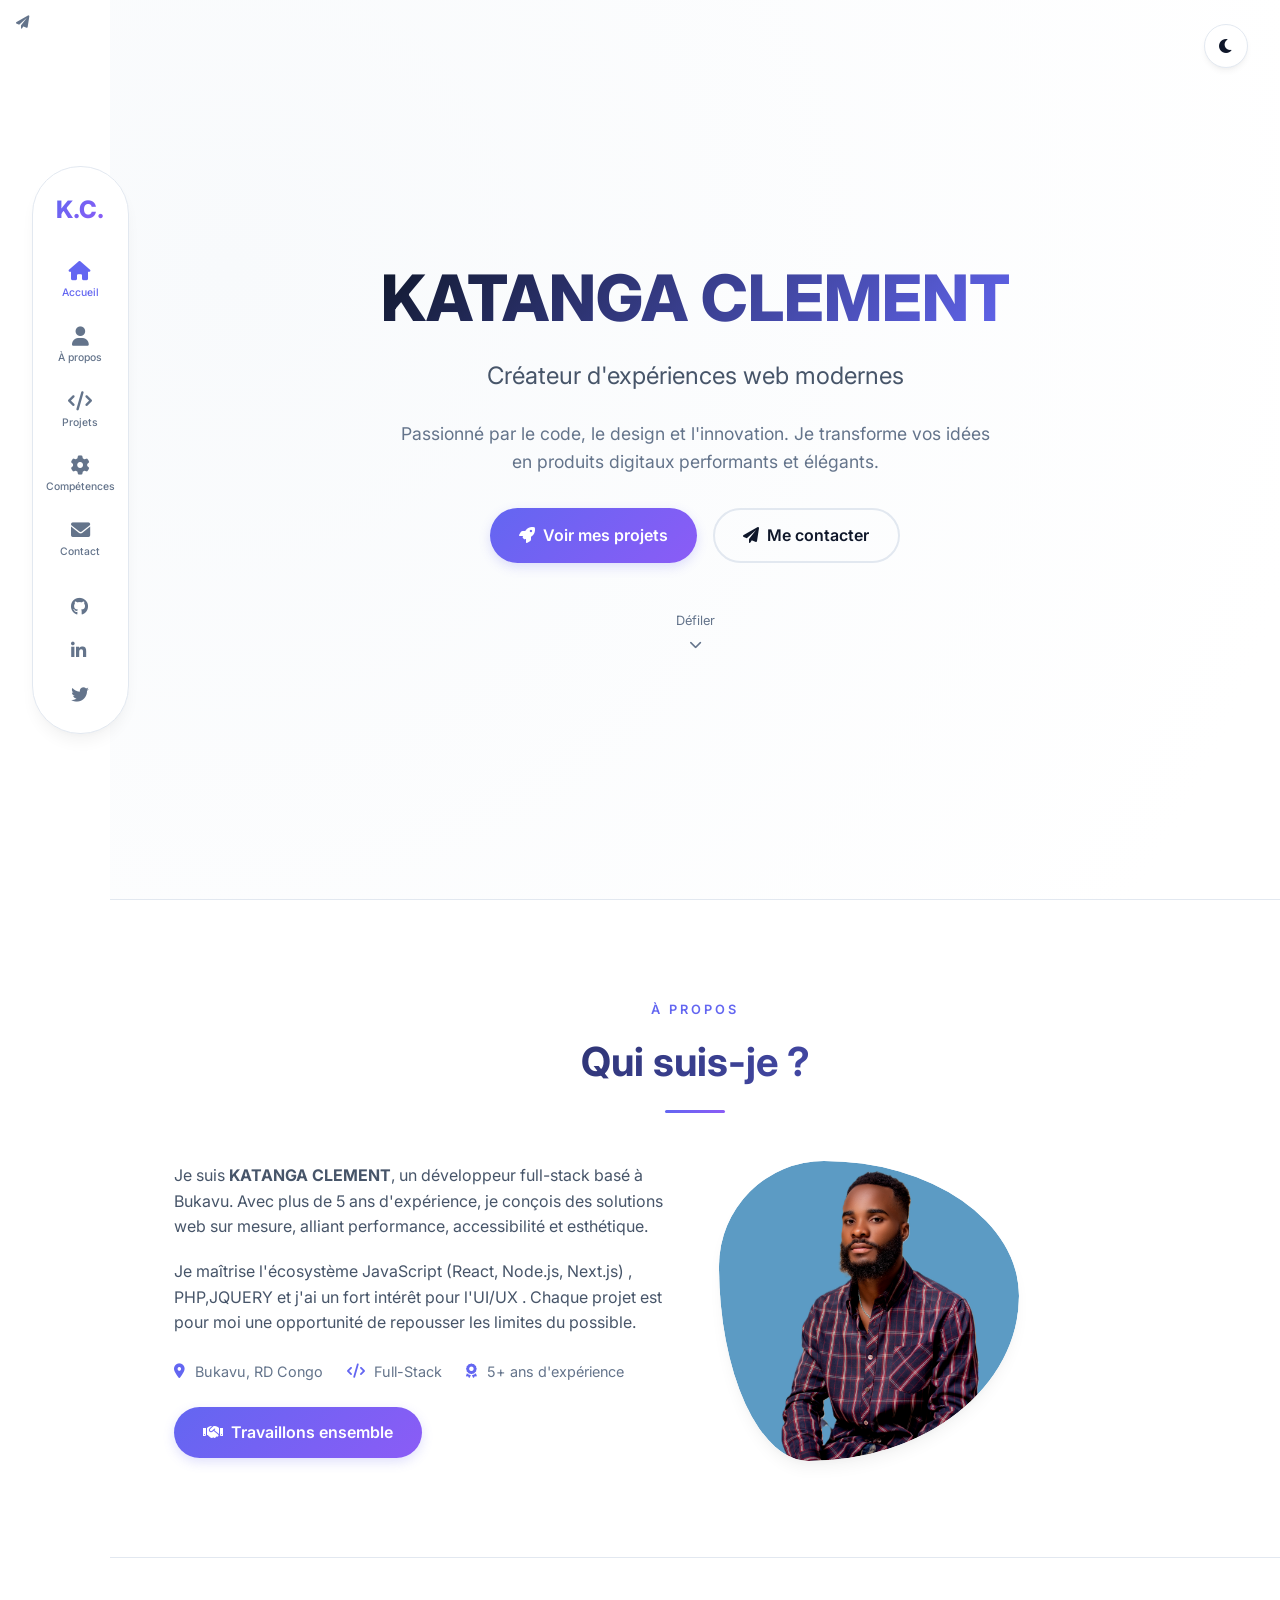
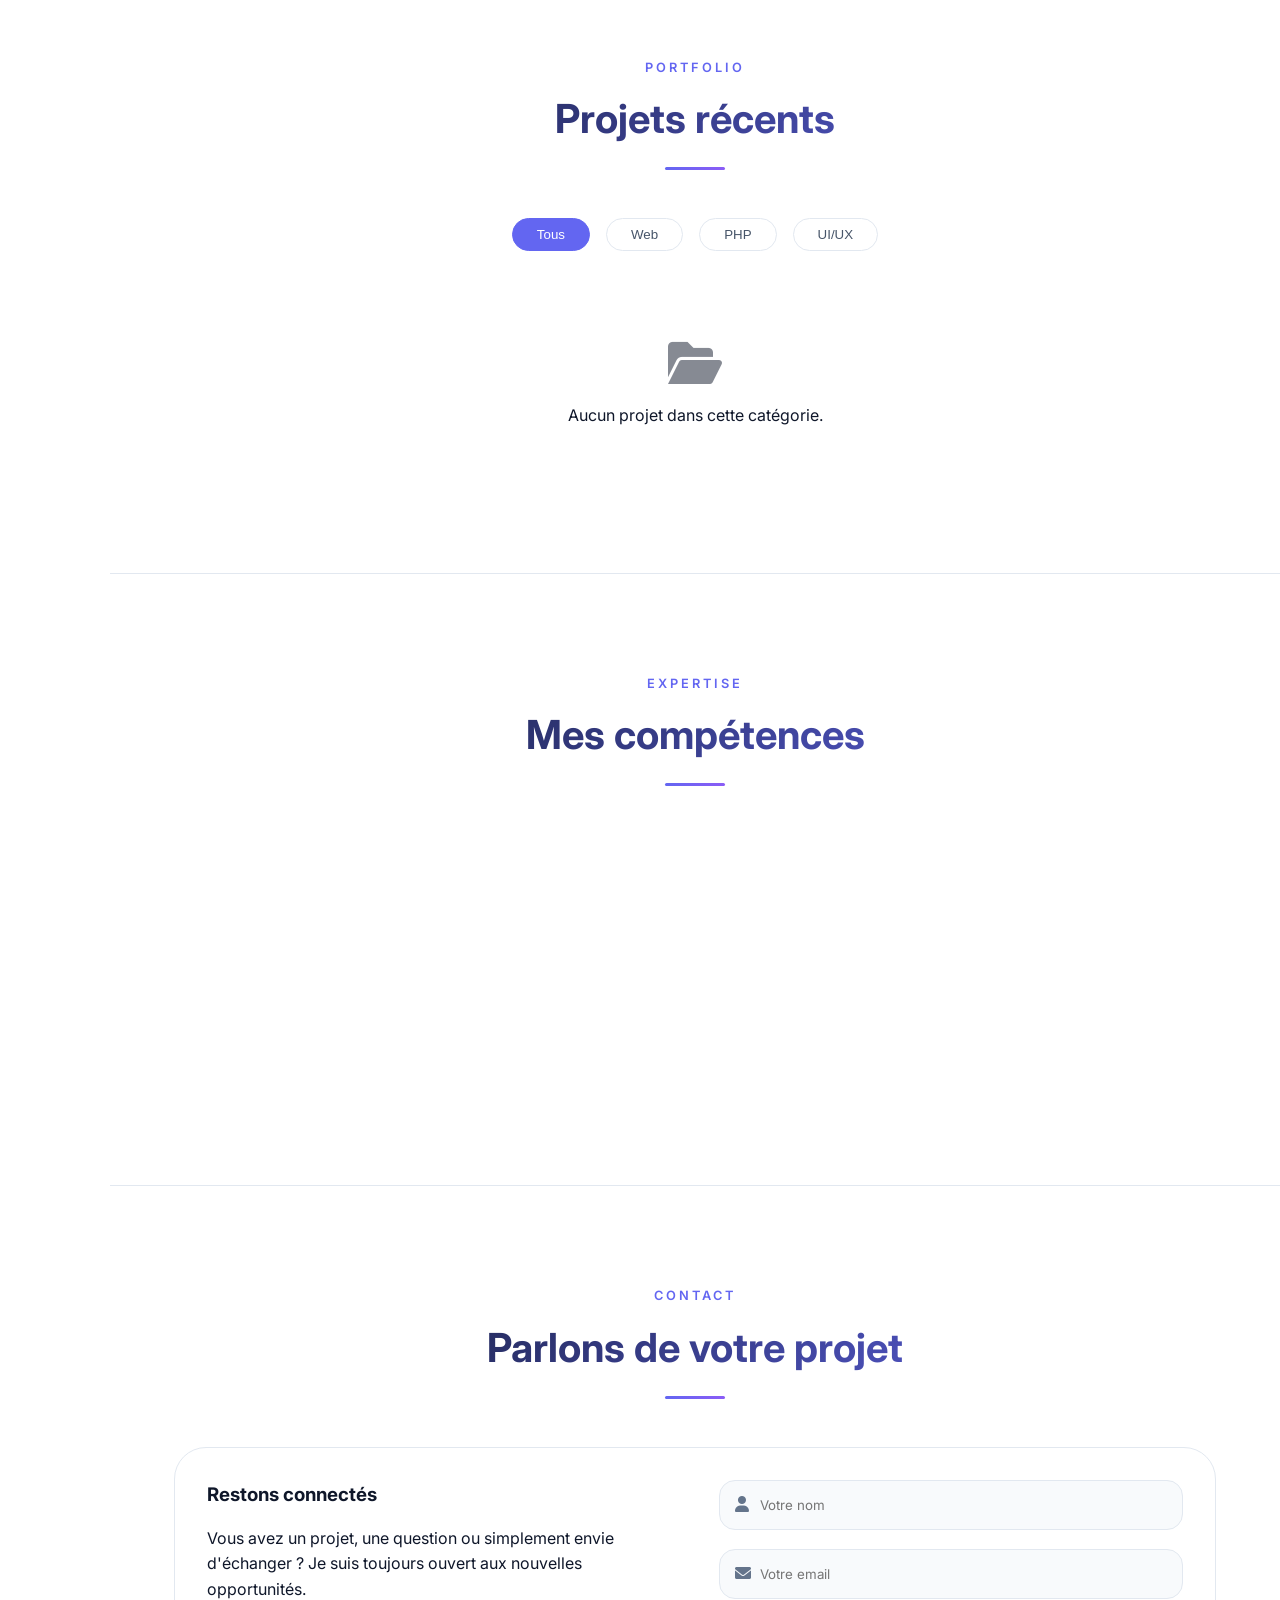
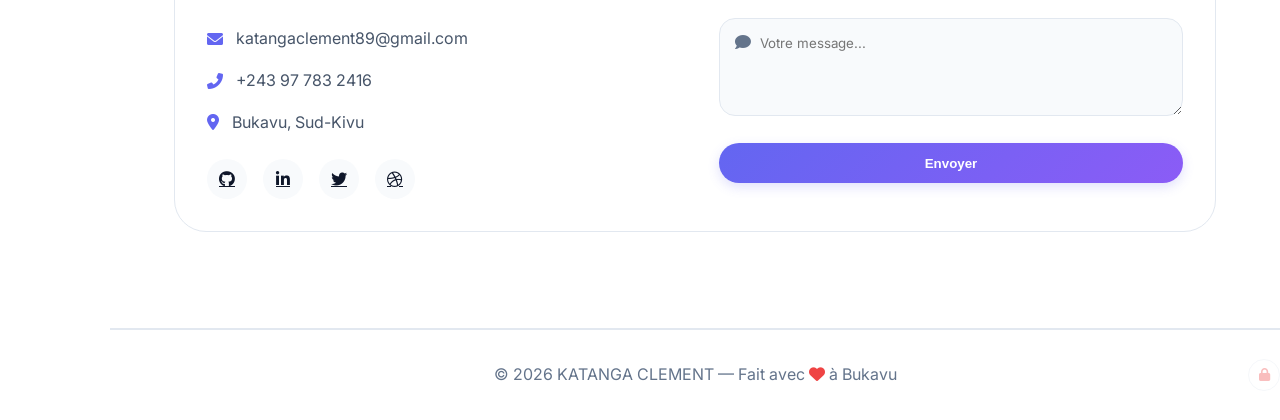
<file: index.html>
<!DOCTYPE html>
<html lang="fr">
<head>
    <meta charset="UTF-8" />
    <meta name="viewport" content="width=device-width, initial-scale=1.0"/>
    <title>KATANGA CLEMENT — Portfolio</title>
    <link href="https://fonts.googleapis.com/css2?family=Inter:opsz,wght@14..32,300;14..32,400;14..32,500;14..32,600;14..32,700&display=swap" rel="stylesheet"/>
    <link rel="stylesheet" href="https://cdnjs.cloudflare.com/ajax/libs/font-awesome/6.0.0-beta3/css/all.min.css"/>
    <link rel="stylesheet" href="style.css"/>
    <style>
        .avatar-img {
            width: 100%;
            height: 100%;
            object-fit: cover;
            border-radius: 35% 65% 70% 30% / 35% 45% 55% 65%;
            animation: morph 10s infinite;
        }
        .project-img {
            width: 100%;
            height: 100%;
            object-fit: cover;
        }
        .project-card .project-image {
            height: 200px;
            background: var(--bg-secondary);
            display: flex;
            align-items: center;
            justify-content: center;
            overflow: hidden;
        }
        .project-card .project-image img {
            width: 100%;
            height: 100%;
            object-fit: cover;
        }
        .project-card .project-image i {
            font-size: 3rem;
            color: var(--text-muted);
            opacity: 0.5;
        }
        .admin-link {
            position: fixed;
            bottom: 20px;
            right: 20px;
            z-index: 999;
            background: var(--accent-primary);
            color: white;
            padding: 10px 18px;
            border-radius: 40px;
            text-decoration: none;
            font-size: 0.85rem;
            font-weight: 600;
            box-shadow: 0 4px 15px var(--accent-glow);
            transition: var(--transition);
            display: flex;
            align-items: center;
            gap: 8px;
        }
        .admin-link:hover {
            transform: translateY(-3px);
            box-shadow: 0 8px 25px var(--accent-glow);
        }
        .footer {
            position: relative;
        }
        .admin-access-btn {
            position: absolute;
            right: 0;
            top: 50%;
            transform: translateY(-50%);
            width: 32px;
            height: 32px;
            border-radius: 50%;
            border: 1px solid var(--border-color);
            background: transparent;
            color: var(--text-muted);
            opacity: 0.35;
            cursor: pointer;
            display: inline-flex;
            align-items: center;
            justify-content: center;
            font-size: 0.8rem;
            transition: var(--transition);
        }
        .admin-access-btn:hover {
            opacity: 1;
            color: var(--accent-primary);
            border-color: var(--accent-primary);
        }
        .admin-auth-modal {
            display: none;
            position: fixed;
            top: 0;
            left: 0;
            width: 100%;
            height: 100%;
            background: rgba(15, 23, 42, 0.75);
            backdrop-filter: blur(6px);
            z-index: 3000;
            align-items: center;
            justify-content: center;
        }
        .admin-auth-modal.active {
            display: flex;
        }
        .admin-auth-box {
            background: var(--bg-card);
            border: 1px solid var(--border-color);
            border-radius: 1.5rem;
            padding: 2.5rem 2rem 2rem;
            width: 90%;
            max-width: 320px;
            text-align: center;
            position: relative;
            box-shadow: 0 25px 50px -12px rgba(0,0,0,0.5);
        }
        .admin-auth-close {
            position: absolute;
            top: 0.8rem;
            right: 0.8rem;
            background: none;
            border: none;
            color: var(--text-muted);
            font-size: 1rem;
            cursor: pointer;
        }
        .admin-auth-icon {
            font-size: 1.8rem;
            color: var(--accent-primary);
            margin-bottom: 0.8rem;
            display: block;
        }
        .admin-auth-box h3 {
            font-size: 1.1rem;
            margin-bottom: 1.2rem;
            color: var(--text-primary);
        }
        #adminPasswordInput {
            width: 100%;
            padding: 0.7rem 1rem;
            border-radius: 12px;
            border: 1px solid var(--border-color);
            background: var(--bg-primary);
            color: var(--text-primary);
            font-size: 0.9rem;
            margin-bottom: 1rem;
            text-align: center;
        }
        .admin-auth-submit {
            width: 100%;
            padding: 0.7rem 1rem;
            border-radius: 12px;
            border: none;
            background: var(--accent-primary);
            color: #fff;
            font-weight: 600;
            cursor: pointer;
            transition: var(--transition);
        }
        .admin-auth-submit:hover {
            filter: brightness(1.1);
        }
        .admin-auth-error {
            color: #ef4444;
            font-size: 0.8rem;
            margin-top: 0.8rem;
            min-height: 1em;
        }
        .admin-auth-box.shake {
            animation: adminShake 0.4s;
        }
        @keyframes adminShake {
            0%, 100% { transform: translateX(0); }
            25% { transform: translateX(-8px); }
            75% { transform: translateX(8px); }
        }
    </style>
</head>
<body>
    <!-- Theme Toggle -->
    <div class="theme-toggle" id="themeToggle">
        <i class="fas fa-moon"></i>
    </div>
    <!-- Side Navigation -->
    <nav class="side-nav">
        <div class="nav-logo">
            <span class="logo-text">K.C.</span>
        </div>
        <ul class="nav-links">
            <li><a href="#home" class="nav-item active"><i class="fas fa-home"></i><span>Accueil</span></a></li>
            <li><a href="#about" class="nav-item"><i class="fas fa-user"></i><span>À propos</span></a></li>
            <li><a href="#projects" class="nav-item"><i class="fas fa-code"></i><span>Projets</span></a></li>
            <li><a href="#skills" class="nav-item"><i class="fas fa-cog"></i><span>Compétences</span></a></li>
            <li><a href="#contact" class="nav-item"><i class="fas fa-envelope"></i><span>Contact</span></a></li>
        </ul>
        <div class="nav-social">
            <a href="#"><i class="fab fa-github"></i></a>
            <a href="#"><i class="fab fa-linkedin-in"></i></a>
            <a href="#"><i class="fab fa-twitter"></i></a>
        </div>
    </nav>

    <!-- Main Content -->
    <main class="main-content">

        <!-- ==================== HERO ==================== -->
        <section id="home" class="section hero-section">
            <div class="container hero-container">
                <h1 class="hero-title">KATANGA CLEMENT </h1>
                <p class="hero-subtitle">Créateur d'expériences web modernes</p>
                <p class="hero-description">
                    Passionné par le code, le design et l'innovation. Je transforme vos idées en produits digitaux performants et élégants.
                </p>
                <div class="hero-actions">
                    <a href="#projects" class="btn-primary"><i class="fas fa-rocket"></i> Voir mes projets</a>
                    <a href="#contact" class="btn-outline"><i class="fas fa-paper-plane"></i> Me contacter</a>
                </div>
                <div class="scroll-indicator">
                    <span>Défiler</span>
                    <i class="fas fa-chevron-down"></i>
                </div>
            </div>
        </section>

        <!-- ==================== ABOUT ==================== -->
        <section id="about" class="section">
            <div class="container">
                <div class="section-header">
                    <span class="section-tag">À propos</span>
                    <h2>Qui suis-je ?</h2>
                    <div class="separator"></div>
                </div>
                <div class="about-grid">
                    <div class="about-text">
                        <p>
                            Je suis <strong>KATANGA CLEMENT</strong>, un développeur full-stack basé à Bukavu. 
                            Avec plus de 5 ans d'expérience, je conçois des solutions web sur mesure, 
                            alliant performance, accessibilité et esthétique.
                        </p>
                        <p>
                            Je maîtrise l'écosystème JavaScript (React, Node.js, Next.js) , PHP,JQUERY et j'ai un fort intérêt 
                            pour l'UI/UX . Chaque projet est pour moi une opportunité 
                            de repousser les limites du possible.
                        </p>
                        <div class="about-info">
                            <span class="info-item"><i class="fas fa-map-marker-alt"></i> Bukavu, RD Congo</span>
                            <span class="info-item"><i class="fas fa-code"></i> Full-Stack</span>
                            <span class="info-item"><i class="fas fa-award"></i> 5+ ans d'expérience</span>
                        </div>
                        <a href="#contact" class="btn-primary"><i class="fas fa-handshake"></i> Travaillons ensemble</a>
                    </div>
                    <div class="about-image">
                        <div class="avatar-placeholder" style="background: none; overflow: hidden; padding: 0;">
                            <img src="profile.jpg" alt="KATANGA CLEMENT" class="avatar-img" />
                        </div>
                    </div>
                </div>
            </div>
        </section>

        <!-- ==================== PROJECTS ==================== -->
        <section id="projects" class="section">
            <div class="container">
                <div class="section-header">
                    <span class="section-tag">Portfolio</span>
                    <h2>Projets récents</h2>
                    <div class="separator"></div>
                </div>

                <!-- Filters -->
                <div class="project-filters">
                    <button class="filter-btn active" data-filter="all">Tous</button>
                    <button class="filter-btn" data-filter="web">Web</button>
                     <button class="filter-btn" data-filter="web">PHP</button>
                    <button class="filter-btn" data-filter="uiux">UI/UX</button>
                    
                </div>

                <!-- Projects Grid -->
                <div id="projectsGrid" class="projects-grid"></div>
            </div>
        </section>

        <!-- ==================== SKILLS ==================== -->
        <section id="skills" class="section">
            <div class="container">
                <div class="section-header">
                    <span class="section-tag">Expertise</span>
                    <h2>Mes compétences</h2>
                    <div class="separator"></div>
                </div>
                <div class="skills-grid">
                    <div class="skill-category">
                        <h3><i class="fas fa-code" style="color:var(--accent-primary);"></i> Frontend</h3>
                        <div class="skill"><span>React / Next.js</span><div class="skill-bar"><div class="skill-progress" style="width:88%;"></div></div></div>
                        <div class="skill"><span>TypeScript</span><div class="skill-bar"><div class="skill-progress" style="width:82%;"></div></div></div>
                        <div class="skill"><span>Tailwind / CSS</span><div class="skill-bar"><div class="skill-progress" style="width:90%;"></div></div></div>
                    </div>
                    <div class="skill-category">
                        <h3><i class="fas fa-server" style="color:var(--accent-primary);"></i> Backend</h3>
                        <div class="skill"><span>Node.js / Express</span><div class="skill-bar"><div class="skill-progress" style="width:80%;"></div></div></div>
                        <div class="skill"><span>Python / Django</span><div class="skill-bar"><div class="skill-progress" style="width:65%;"></div></div></div>
                        <div class="skill"><span>PostgreSQL / MongoDB</span><div class="skill-bar"><div class="skill-progress" style="width:75%;"></div></div></div>
                    </div>
                    <div class="skill-category">
                        <h3><i class="fas fa-paint-brush" style="color:var(--accent-primary);"></i> UI/UX</h3>
                        <div class="skill"><span>Figma / Adobe XD</span><div class="skill-bar"><div class="skill-progress" style="width:78%;"></div></div></div>
                        <div class="skill"><span>Design Systems</span><div class="skill-bar"><div class="skill-progress" style="width:70%;"></div></div></div>
                        <div class="skill"><span>Prototypage</span><div class="skill-bar"><div class="skill-progress" style="width:85%;"></div></div></div>
                    </div>
                </div>
            </div>
        </section>

        <!-- ==================== CONTACT ==================== -->
        <section id="contact" class="section">
            <div class="container">
                <div class="section-header">
                    <span class="section-tag">Contact</span>
                    <h2>Parlons de votre projet</h2>
                    <div class="separator"></div>
                </div>
                <div class="contact-wrapper">
                    <div class="contact-info">
                        <h3>Restons connectés</h3>
                        <p>Vous avez un projet, une question ou simplement envie d'échanger ? Je suis toujours ouvert aux nouvelles opportunités.</p>
                        <ul class="contact-details">
                            <li><i class="fas fa-envelope" style="color:var(--accent-primary);"></i> katangaclement89@gmail.com</li>
                            <li><i class="fas fa-phone-alt" style="color:var(--accent-primary);"></i> +243 97 783 2416</li>
                            <li><i class="fas fa-map-marker-alt" style="color:var(--accent-primary);"></i> Bukavu, Sud-Kivu</li>
                        </ul>
                        <div class="contact-social">
                            <a href="https://irclement.github.io/portfolio/"><i class="fab fa-github"></i></a>
                            <a href="#"><i class="fab fa-linkedin-in"></i></a>
                            <a href="https://x.com/clementkato6qo?s=11"><i class="fab fa-twitter"></i></a>
                            <a href="#"><i class="fab fa-dribbble"></i></a>
                        </div>
                    </div>
                    <form id="contactForm" class="contact-form">
                        <div class="form-group">
                            <i class="fas fa-user"></i>
                            <input type="text" id="name" placeholder="Votre nom" required />
                        </div>
                        <div class="form-group">
                            <i class="fas fa-envelope"></i>
                            <input type="email" id="email" placeholder="Votre email" required />
                        </div>
                        <div class="form-group">
                            <i class="fas fa-comment"></i>
                            <textarea id="message" rows="4" placeholder="Votre message..." required></textarea>
                        </div>
                        <button type="submit" class="btn-primary full-width"><i class="fas fa-paper-plane"></i> Envoyer</button>
                        <div id="formFeedback" class="form-feedback"></div>
                    </form>
                </div>
            </div>
        </section>

        <!-- ==================== FOOTER ==================== -->
        <footer class="footer">
            <p>&copy; 2026 KATANGA CLEMENT — Fait avec <i class="fas fa-heart"></i> à Bukavu</p>
            <button id="adminAccessBtn" class="admin-access-btn" title="Accès admin">
                <i class="fas fa-lock"></i>
            </button>
        </footer>
    </main>

    <!-- ==================== MODAL ACCÈS ADMIN ==================== -->
    <div id="adminAuthModal" class="admin-auth-modal">
        <div class="admin-auth-box">
            <button id="closeAdminAuthBtn" class="admin-auth-close"><i class="fas fa-times"></i></button>
            <i class="fas fa-lock admin-auth-icon"></i>
            <h3>Accès administrateur</h3>
            <input type="password" id="adminPasswordInput" placeholder="Mot de passe" autocomplete="off">
            <button id="adminAuthSubmit" class="admin-auth-submit">Entrer</button>
            <p id="adminAuthError" class="admin-auth-error"></p>
        </div>
    </div>

    <!-- ==================== SCRIPTS ==================== -->
    <script>
        // ============================================================
        // 1. PROJETS (données directement intégrées)
        // ============================================================
        const STORAGE_KEY = 'user_projects_v1';

        // Aucun projet par défaut : seuls les projets créés via l'admin sont affichés
        const defaultProjects = [];

        function getProjects() {
            try {
                const stored = localStorage.getItem(STORAGE_KEY);
                if (stored === null) {
                    localStorage.setItem(STORAGE_KEY, JSON.stringify(defaultProjects));
                    return defaultProjects;
                }
                const parsed = JSON.parse(stored);
                if (!Array.isArray(parsed)) {
                    return [];
                }
                return parsed;
            } catch (e) {
                return [];
            }
        }

        function saveProjects(projects) {
            localStorage.setItem(STORAGE_KEY, JSON.stringify(projects));
        }

        // ============================================================
        // 2. RENDU DES PROJETS
        // ============================================================
        let activeFilter = 'all';

        function renderProjects() {
            const grid = document.getElementById('projectsGrid');
            if (!grid) return;

            const allProjects = getProjects();
            const filtered = activeFilter === 'all'
                ? allProjects
                : allProjects.filter(p => p.category === activeFilter);

            if (filtered.length === 0) {
                grid.innerHTML = `
                    <div class="empty-state" style="grid-column:1/-1; text-align:center; padding:3rem;">
                        <i class="fas fa-folder-open fa-3x" style="margin-bottom:1rem; opacity:0.5;"></i>
                        <p>Aucun projet dans cette catégorie.</p>
                    </div>
                `;
                return;
            }

            grid.innerHTML = filtered.map(proj => `
                <div class="project-card" data-category="${proj.category}" data-id="${proj.id}">
                    <div class="project-image">
                        ${proj.image ? 
                            `<img src="${proj.image}" alt="${proj.title}" class="project-img" loading="lazy">` :
                            `<i class="${proj.icon || 'fas fa-briefcase'}"></i>`
                        }
                    </div>
                    <div class="project-info">
                        <h3>${proj.link ? `<a href="${proj.link}" target="_blank" rel="noopener noreferrer">${escapeHtml(proj.title)}</a>` : escapeHtml(proj.title)}</h3>
                        <p>${escapeHtml(proj.description.substring(0, 120))}${proj.description.length > 120 ? '...' : ''}</p>
                        <div class="project-tags">
                            ${Array.isArray(proj.tags) ? proj.tags.map(t => `<span>${escapeHtml(t)}</span>`).join('') : ''}
                        </div>
                    </div>
                </div>
            `).join('');
        }

        function escapeHtml(str) {
            if (!str) return '';
            return str.replace(/[&<>]/g, function(m) {
                if (m === '&') return '&amp;';
                if (m === '<') return '&lt;';
                if (m === '>') return '&gt;';
                return m;
            });
        }

        // ============================================================
        // 3. FILTRES
        // ============================================================
        function initFilters() {
            const btns = document.querySelectorAll('.filter-btn');
            btns.forEach(btn => {
                btn.addEventListener('click', function() {
                    btns.forEach(b => b.classList.remove('active'));
                    this.classList.add('active');
                    activeFilter = this.dataset.filter;
                    renderProjects();
                });
            });
        }

        // ============================================================
        // 4. THEME
        // ============================================================
        function initTheme() {
            const toggle = document.getElementById('themeToggle');
            const saved = localStorage.getItem('theme');
            if (saved === 'dark') {
                document.body.setAttribute('data-theme', 'dark');
                toggle.innerHTML = '<i class="fas fa-sun"></i>';
            }
            toggle.addEventListener('click', function() {
                if (document.body.hasAttribute('data-theme')) {
                    document.body.removeAttribute('data-theme');
                    localStorage.setItem('theme', 'light');
                    this.innerHTML = '<i class="fas fa-moon"></i>';
                } else {
                    document.body.setAttribute('data-theme', 'dark');
                    localStorage.setItem('theme', 'dark');
                    this.innerHTML = '<i class="fas fa-sun"></i>';
                }
            });
        }

        // ============================================================
        // 5. CONTACT FORM
        // ============================================================
        function initContact() {
            const form = document.getElementById('contactForm');
            const feedback = document.getElementById('formFeedback');
            if (!form) return;

            form.addEventListener('submit', function(e) {
                e.preventDefault();
                const name = document.getElementById('name').value.trim();
                const email = document.getElementById('email').value.trim();
                const message = document.getElementById('message').value.trim();

                if (!name || !email || !message) {
                    feedback.innerHTML = '<span style="color:#ef4444;">⚠️ Tous les champs sont requis.</span>';
                    return;
                }
                if (!email.includes('@') || !email.includes('.')) {
                    feedback.innerHTML = '<span style="color:#ef4444;">📧 Email invalide.</span>';
                    return;
                }

                feedback.innerHTML = '<span style="color:var(--accent-primary);">⏳ Envoi en cours...</span>';
                setTimeout(() => {
                    feedback.innerHTML = '<span style="color:#10b981;">✅ Message envoyé ! Je vous répondrai rapidement.</span>';
                    form.reset();
                    setTimeout(() => feedback.innerHTML = '', 4000);
                }, 1200);
            });
        }

        // ============================================================
        // 6. SCROLL REVEAL
        // ============================================================
        function initScrollReveal() {
            const elements = document.querySelectorAll('.project-card, .skill-category, .about-grid > *');
            const observer = new IntersectionObserver((entries) => {
                entries.forEach(entry => {
                    if (entry.isIntersecting) {
                        entry.target.style.opacity = '1';
                        entry.target.style.transform = 'translateY(0)';
                        observer.unobserve(entry.target);
                    }
                });
            }, { threshold: 0.1 });

            elements.forEach(el => {
                el.style.opacity = '0';
                el.style.transform = 'translateY(25px)';
                el.style.transition = 'opacity 0.6s ease, transform 0.6s ease';
                observer.observe(el);
            });
        }

        // ============================================================
        // 7. ACTIVE NAV
        // ============================================================
        function initActiveNav() {
            const sections = document.querySelectorAll('.section');
            const navItems = document.querySelectorAll('.nav-item');
            if (!sections.length || !navItems.length) return;

            window.addEventListener('scroll', function() {
                let current = '';
                sections.forEach(section => {
                    const top = section.offsetTop - 150;
                    const height = section.clientHeight;
                    if (window.pageYOffset >= top && window.pageYOffset < top + height) {
                        current = section.id;
                    }
                });
                navItems.forEach(item => {
                    item.classList.remove('active');
                    if (item.getAttribute('href') === '#' + current) {
                        item.classList.add('active');
                    }
                });
            });
        }

        // ============================================================
        // 8. SMOOTH SCROLL
        // ============================================================
        function initSmoothScroll() {
            document.querySelectorAll('a[href^="#"]').forEach(anchor => {
                anchor.addEventListener('click', function(e) {
                    const href = this.getAttribute('href');
                    if (href === '#') return;
                    e.preventDefault();
                    const target = document.querySelector(href);
                    if (target) {
                        target.scrollIntoView({ behavior: 'smooth', block: 'start' });
                    }
                });
            });
        }

        // ============================================================
        // 9. STORAGE SYNC (pour admin)
        // ============================================================
        function initStorageSync() {
            window.addEventListener('storage', function(e) {
                if (e.key === STORAGE_KEY) {
                    renderProjects();
                }
            });
        }

        // ============================================================
        // 10. SKILLS ANIMATION
        // ============================================================
        function initSkills() {
            const bars = document.querySelectorAll('.skill-progress');
            const observer = new IntersectionObserver((entries) => {
                entries.forEach(entry => {
                    if (entry.isIntersecting) {
                        const bar = entry.target;
                        const width = bar.style.width;
                        bar.style.width = '0%';
                        setTimeout(() => { bar.style.width = width; }, 100);
                        observer.unobserve(bar);
                    }
                });
            }, { threshold: 0.5 });
            bars.forEach(bar => observer.observe(bar));
        }

        // ============================================================
        // 11. ACCÈS ADMIN (protégé par mot de passe)
        // ============================================================
        const ADMIN_PASSWORD = '8567943';

        function initAdminAccess() {
            const accessBtn = document.getElementById('adminAccessBtn');
            const authModal = document.getElementById('adminAuthModal');
            const authBox = authModal.querySelector('.admin-auth-box');
            const closeBtn = document.getElementById('closeAdminAuthBtn');
            const passwordInput = document.getElementById('adminPasswordInput');
            const submitBtn = document.getElementById('adminAuthSubmit');
            const errorMsg = document.getElementById('adminAuthError');

            function openAuthModal() {
                authModal.classList.add('active');
                passwordInput.value = '';
                errorMsg.textContent = '';
                setTimeout(() => passwordInput.focus(), 100);
            }

            function closeAuthModal() {
                authModal.classList.remove('active');
            }

            function tryUnlock() {
                if (passwordInput.value === ADMIN_PASSWORD) {
                    window.location.href = 'admin-projects.html';
                } else {
                    errorMsg.textContent = 'Mot de passe incorrect';
                    authBox.classList.remove('shake');
                    void authBox.offsetWidth;
                    authBox.classList.add('shake');
                    passwordInput.value = '';
                    passwordInput.focus();
                }
            }

            accessBtn.addEventListener('click', openAuthModal);
            closeBtn.addEventListener('click', closeAuthModal);
            authModal.addEventListener('click', (e) => { if (e.target === authModal) closeAuthModal(); });
            submitBtn.addEventListener('click', tryUnlock);
            passwordInput.addEventListener('keydown', (e) => { if (e.key === 'Enter') tryUnlock(); });
        }

        // ============================================================
        // INIT
        // ============================================================
        document.addEventListener('DOMContentLoaded', function() {
            renderProjects();
            initFilters();
            initTheme();
            initContact();
            initScrollReveal();
            initActiveNav();
            initSmoothScroll();
            initStorageSync();
            initSkills();
            initAdminAccess();
            console.log('✅ Portfolio KATANGA CLEMENT chargé avec succès');
        });
    </script>
</body>
</html>
</file>
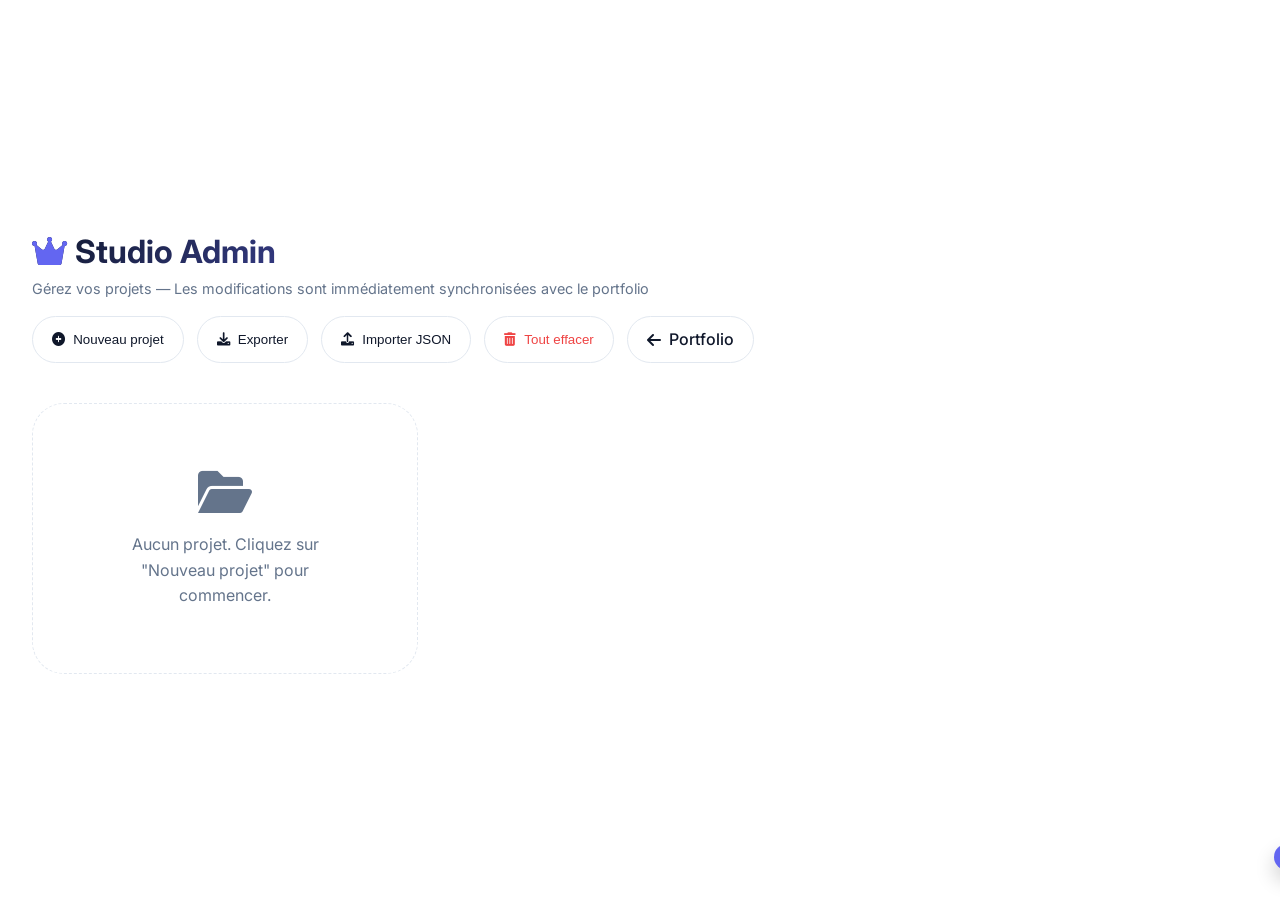
<file: admin-projects.html>
<!DOCTYPE html>
<html lang="fr">
<head>
    <meta charset="UTF-8">
    <meta name="viewport" content="width=device-width, initial-scale=1.0">
    <title>Admin Studio — Gestion des projets</title>
    <link href="https://fonts.googleapis.com/css2?family=Inter:opsz,wght@14..32,300;14..32,400;14..32,500;14..32,600;14..32,700&display=swap" rel="stylesheet">
    <link rel="stylesheet" href="https://cdnjs.cloudflare.com/ajax/libs/font-awesome/6.0.0-beta3/css/all.min.css">
    <link rel="stylesheet" href="style.css">
    <style>
        :root {
            --modal-overlay: rgba(15, 23, 42, 0.75);
            --glass-bg: rgba(255, 255, 255, 0.98);
            --glass-border: 1px solid rgba(99, 102, 241, 0.2);
        }
        [data-theme="dark"] {
            --glass-bg: rgba(30, 41, 59, 0.98);
            --modal-overlay: rgba(0, 0, 0, 0.85);
        }
        body {
            background: var(--bg-primary);
            min-height: 100vh;
            display: flex;
            align-items: center;
            justify-content: center;
            padding: 2rem;
        }
        .admin-dashboard {
            max-width: 1300px;
            width: 100%;
            margin: 0 auto;
        }
        .admin-header-bar {
            display: flex;
            justify-content: space-between;
            align-items: center;
            margin-bottom: 2.5rem;
            flex-wrap: wrap;
            gap: 1rem;
        }
        .admin-title h1 {
            font-size: 2rem;
            background: linear-gradient(135deg, var(--text-primary), var(--accent-primary));
            -webkit-background-clip: text;
            background-clip: text;
            color: transparent;
        }
        .admin-title p {
            color: var(--text-muted);
            font-size: 0.9rem;
        }
        .btn-group {
            display: flex;
            gap: 0.8rem;
            flex-wrap: wrap;
        }
        .btn-icon {
            background: var(--bg-card);
            border: 1px solid var(--border-color);
            padding: 0.6rem 1.2rem;
            border-radius: 40px;
            font-weight: 500;
            display: inline-flex;
            align-items: center;
            gap: 8px;
            cursor: pointer;
            transition: var(--transition);
            color: var(--text-primary);
            text-decoration: none;
        }
        .btn-icon:hover {
            border-color: var(--accent-primary);
            background: var(--accent-glow);
            transform: translateY(-2px);
        }
        .projects-admin-grid {
            display: grid;
            grid-template-columns: repeat(auto-fill, minmax(320px, 1fr));
            gap: 1.8rem;
            margin-top: 1.5rem;
        }
        .admin-project-card {
            background: var(--bg-card);
            border-radius: 1.5rem;
            border: 1px solid var(--border-color);
            overflow: hidden;
            transition: var(--transition);
            box-shadow: var(--shadow-sm);
        }
        .admin-project-card:hover {
            transform: translateY(-6px);
            box-shadow: var(--shadow-lg);
            border-color: var(--accent-primary);
        }
        .card-img {
            height: 160px;
            background: linear-gradient(145deg, var(--accent-primary), var(--accent-secondary));
            display: flex;
            align-items: center;
            justify-content: center;
            color: white;
            font-size: 2rem;
            position: relative;
            overflow: hidden;
        }
        .card-img img {
            width: 100%;
            height: 100%;
            object-fit: cover;
        }
        .no-img-icon {
            font-size: 3rem;
            opacity: 0.8;
        }
        .card-content {
            padding: 1.2rem;
        }
        .card-content h3 {
            font-size: 1.2rem;
            margin-bottom: 0.3rem;
        }
        .card-badge {
            display: inline-block;
            background: var(--accent-glow);
            padding: 0.2rem 0.8rem;
            border-radius: 20px;
            font-size: 0.7rem;
            color: var(--accent-primary);
            margin: 0.6rem 0;
        }
        .card-actions {
            display: flex;
            justify-content: flex-end;
            gap: 0.8rem;
            margin-top: 1rem;
            border-top: 1px solid var(--border-color);
            padding-top: 0.8rem;
        }
        .delete-btn {
            color: #ef4444;
            cursor: pointer;
            background: none;
            border: none;
            font-size: 0.9rem;
            transition: 0.2s;
            display: inline-flex;
            align-items: center;
            gap: 5px;
        }
        .delete-btn:hover {
            transform: scale(1.05);
            color: #dc2626;
        }
        .empty-state {
            text-align: center;
            padding: 4rem;
            color: var(--text-muted);
            background: var(--bg-card);
            border-radius: 2rem;
            border: 1px dashed var(--border-color);
        }
        .modal {
            display: none;
            position: fixed;
            top: 0;
            left: 0;
            width: 100%;
            height: 100%;
            background: var(--modal-overlay);
            backdrop-filter: blur(6px);
            z-index: 2000;
            align-items: center;
            justify-content: center;
            opacity: 0;
            transition: opacity 0.25s ease;
        }
        .modal.active {
            display: flex;
            opacity: 1;
        }
        .modal-container {
            background: var(--glass-bg);
            width: 90%;
            max-width: 620px;
            border-radius: 2rem;
            box-shadow: 0 25px 50px -12px rgba(0,0,0,0.5);
            border: var(--glass-border);
            transform: scale(0.96);
            transition: transform 0.25s cubic-bezier(0.2, 0.9, 0.4, 1.1);
            overflow: hidden;
        }
        .modal.active .modal-container {
            transform: scale(1);
        }
        .modal-header {
            display: flex;
            justify-content: space-between;
            align-items: center;
            padding: 1.5rem 2rem;
            border-bottom: 1px solid var(--border-color);
        }
        .modal-header h2 {
            font-size: 1.5rem;
            font-weight: 600;
            background: linear-gradient(135deg, var(--accent-primary), var(--accent-secondary));
            -webkit-background-clip: text;
            background-clip: text;
            color: transparent;
        }
        .close-modal {
            background: var(--bg-secondary);
            border: none;
            width: 36px;
            height: 36px;
            border-radius: 50%;
            cursor: pointer;
            transition: var(--transition);
            color: var(--text-primary);
        }
        .close-modal:hover {
            background: var(--accent-primary);
            color: white;
            transform: rotate(90deg);
        }
        .modal-body {
            padding: 2rem;
            max-height: 65vh;
            overflow-y: auto;
        }
        .form-group-modern {
            margin-bottom: 1.3rem;
        }
        .form-group-modern label {
            display: block;
            font-size: 0.8rem;
            font-weight: 600;
            text-transform: uppercase;
            letter-spacing: 0.5px;
            margin-bottom: 0.4rem;
            color: var(--accent-primary);
        }
        .form-group-modern input, 
        .form-group-modern textarea,
        .form-group-modern select {
            width: 100%;
            padding: 0.8rem 1rem;
            background: var(--bg-secondary);
            border: 1px solid var(--border-color);
            border-radius: 1rem;
            color: var(--text-primary);
            font-family: 'Inter', sans-serif;
            transition: 0.2s;
        }
        .form-group-modern input:focus,
        .form-group-modern textarea:focus {
            outline: none;
            border-color: var(--accent-primary);
            box-shadow: 0 0 0 3px var(--accent-glow);
        }
        .preview-img {
            margin-top: 0.6rem;
            display: flex;
            align-items: center;
            gap: 10px;
            flex-wrap: wrap;
        }
        .preview-img img {
            width: 70px;
            height: 70px;
            object-fit: cover;
            border-radius: 12px;
            border: 1px solid var(--border-color);
        }
        .modal-footer {
            padding: 1.2rem 2rem;
            background: var(--bg-secondary);
            display: flex;
            justify-content: flex-end;
            gap: 1rem;
            border-top: 1px solid var(--border-color);
        }
        .toast-msg {
            position: fixed;
            bottom: 30px;
            right: 30px;
            background: var(--accent-primary);
            color: white;
            padding: 0.8rem 1.5rem;
            border-radius: 50px;
            box-shadow: 0 10px 20px rgba(0,0,0,0.2);
            z-index: 2100;
            font-weight: 500;
            transform: translateX(150%);
            transition: transform 0.3s ease;
        }
        .toast-msg.show {
            transform: translateX(0);
        }
        .file-label {
            background: var(--bg-card);
            border: 1px dashed var(--border-color);
            padding: 0.6rem;
            border-radius: 1rem;
            text-align: center;
            cursor: pointer;
            transition: 0.2s;
        }
        .file-label:hover {
            border-color: var(--accent-primary);
            background: var(--accent-glow);
        }
        .row-2col {
            display: grid;
            grid-template-columns: 1fr 1fr;
            gap: 1rem;
        }
        @media (max-width: 640px) {
            .row-2col { grid-template-columns: 1fr; }
            .modal-body { padding: 1.2rem; }
        }
    </style>
</head>
<body>
    <div class="admin-dashboard">
        <div class="admin-header-bar">
            <div class="admin-title">
                <h1><i class="fas fa-crown" style="color: var(--accent-primary);"></i> Studio Admin</h1>
                <p>Gérez vos projets — Les modifications sont immédiatement synchronisées avec le portfolio</p>
            </div>
            <div class="btn-group">
                <button id="openModalBtn" class="btn-icon"><i class="fas fa-plus-circle"></i> Nouveau projet</button>
                <button id="exportDataBtn" class="btn-icon"><i class="fas fa-download"></i> Exporter</button>
                <button id="importDataBtn" class="btn-icon"><i class="fas fa-upload"></i> Importer JSON</button>
                <button id="clearAllBtn" class="btn-icon" style="color: #ef4444;"><i class="fas fa-trash-alt"></i> Tout effacer</button>
                <a href="index.html" class="btn-icon"><i class="fas fa-arrow-left"></i> Portfolio</a>
            </div>
        </div>

        <div id="projectsAdminList" class="projects-admin-grid"></div>
    </div>

    <!-- Modal de confirmation suppression -->
    <div id="deleteConfirmModal" class="modal">
        <div class="modal-container">
            <div class="modal-header">
                <h2>Confirmer la suppression</h2>
                <button class="close-modal" id="closeDeleteModal"><i class="fas fa-times"></i></button>
            </div>
            <div class="modal-body">
                <p id="deleteModalText">Voulez-vous vraiment supprimer ce projet ? Cette action est irréversible.</p>
            </div>
            <div class="modal-footer">
                <button id="cancelDeleteBtn" class="btn-outline">Annuler</button>
                <button id="confirmDeleteBtn" class="btn-primary">Supprimer</button>
            </div>
        </div>
    </div>

    <!-- Modal d'ajout de projet -->
    <div id="projectModal" class="modal">
        <div class="modal-container">
            <div class="modal-header">
                <h2><i class="fas fa-magic"></i> Créer un projet</h2>
                <button class="close-modal" id="closeModalBtn"><i class="fas fa-times"></i></button>
            </div>
            <div class="modal-body">
                <form id="adminModalForm">
                    <div class="form-group-modern">
                        <label>Titre du projet *</label>
                        <input type="text" id="modalTitle" placeholder="Ex: Aurora Studio" required>
                    </div>
                    <div class="row-2col">
                        <div class="form-group-modern">
                            <label>Catégorie *</label>
                            <select id="modalCategory">
                                <option value="web">🌐 Web App</option>
                                <option value="uiux">🎨 UI/UX</option>
                                <option value="mobile">📱 Mobile</option>
                            </select>
                        </div>
                        <div class="form-group-modern">
                            <label>Tags (séparés par virgules)</label>
                            <input type="text" id="modalTags" placeholder="React, Figma, Node">
                        </div>
                    </div>
                    <div class="form-group-modern">
                        <label>Description courte *</label>
                        <textarea id="modalDescription" rows="3" placeholder="Décrivez le projet..." required></textarea>
                    </div>
                    <div class="form-group-modern">
                        <label>Lien (optionnel)</label>
                        <input type="url" id="modalLink" placeholder="https://...">
                    </div>
                    <div class="form-group-modern">
                        <label>Image du projet</label>
                        <div class="file-label" id="imageUploadLabel">
                            <i class="fas fa-cloud-upload-alt"></i> Cliquez pour ajouter une image
                        </div>
                        <input type="file" id="modalImageFile" accept="image/jpeg,image/png,image/webp" style="display: none;">
                        <div id="imagePreviewContainer" class="preview-img"></div>
                        <small style="color: var(--text-muted); font-size:0.7rem;">Formats supportés : PNG, JPG, WEBP (max 2MB)</small>
                    </div>
                </form>
            </div>
            <div class="modal-footer">
                <button type="button" id="cancelModalBtn" class="btn-outline">Annuler</button>
                <button type="button" id="saveProjectBtn" class="btn-primary"><i class="fas fa-save"></i> Sauvegarder</button>
            </div>
        </div>
    </div>

    <div id="toastMsg" class="toast-msg"></div>

    <script>
        const STORAGE_KEY = 'user_projects_v1';
        
        // Aucun projet par défaut : seuls les projets créés via l'admin sont affichés
        function getDefaultProjects() {
            return [];
        }

        function readStoredProjects() {
            try {
                const stored = localStorage.getItem(STORAGE_KEY);
                // Seed defaults only if key is absent (first visit)
                if (stored === null) {
                    const defaults = getDefaultProjects();
                    writeStoredProjects(defaults);
                    return defaults;
                }
                const parsed = JSON.parse(stored);
                if (!Array.isArray(parsed)) return [];
                return parsed;
            } catch(e) {
                return [];
            }
        }

        function writeStoredProjects(projects) {
            localStorage.setItem(STORAGE_KEY, JSON.stringify(projects));
            // Déclencher un événement storage manuellement pour synchroniser le même onglet
            window.dispatchEvent(new StorageEvent('storage', { key: STORAGE_KEY, newValue: JSON.stringify(projects) }));
        }

        function showToast(message, isError = false) {
            const toast = document.getElementById('toastMsg');
            toast.textContent = message;
            toast.style.background = isError ? '#ef4444' : 'var(--accent-primary)';
            toast.classList.add('show');
            setTimeout(() => toast.classList.remove('show'), 2800);
        }

        function escapeHtml(str) {
            if (!str) return '';
            return str.replace(/[&<>]/g, function(m) {
                if (m === '&') return '&amp;';
                if (m === '<') return '&lt;';
                if (m === '>') return '&gt;';
                return m;
            });
        }

        function renderAdminProjects() {
            const container = document.getElementById('projectsAdminList');
            if (!container) return;
            
            const projects = readStoredProjects();
            
            if (projects.length === 0) {
                container.innerHTML = `<div class="empty-state"><i class="fas fa-folder-open fa-3x" style="margin-bottom:1rem; display:block;"></i>Aucun projet. Cliquez sur "Nouveau projet" pour commencer.</div>`;
                return;
            }
            
            container.innerHTML = projects.map(proj => `
                <div class="admin-project-card" data-id="${proj.id}">
                    <div class="card-img">
                        ${proj.image && proj.image.startsWith('data:') ? 
                            `<img src="${proj.image}" alt="${escapeHtml(proj.title)}">` : 
                            `<i class="${proj.icon || 'fas fa-briefcase'} no-img-icon"></i>`
                        }
                    </div>
                    <div class="card-content">
                        <h3>${escapeHtml(proj.title)}</h3>
                        <span class="card-badge">${escapeHtml(proj.category)}</span>
                        <p style="font-size:0.85rem; color:var(--text-muted); margin-top:0.5rem;">${escapeHtml(proj.description.substring(0, 85))}${proj.description.length > 85 ? '...' : ''}</p>
                        <div class="card-actions">
                            <button class="delete-btn" data-id="${proj.id}"><i class="fas fa-trash"></i> Supprimer</button>
                        </div>
                    </div>
                </div>
            `).join('');
            
            document.querySelectorAll('.delete-btn').forEach(btn => {
                btn.addEventListener('click', (e) => {
                    e.stopPropagation();
                    const id = parseInt(btn.getAttribute('data-id'));
                    const card = btn.closest('.admin-project-card');
                    const title = card ? card.querySelector('h3').textContent : '';
                    showDeleteConfirm(id, title);
                });
            });
        }

        function deleteProjectById(id) {
            let projects = readStoredProjects();
            const newList = projects.filter(p => p.id !== id);
            if (newList.length === projects.length) return;
            writeStoredProjects(newList);
            renderAdminProjects();
            showToast('Projet supprimé avec succès ✓', false);
        }

        // Modal suppression
        const deleteModal = document.getElementById('deleteConfirmModal');
        const deleteModalText = document.getElementById('deleteModalText');
        const closeDeleteModal = document.getElementById('closeDeleteModal');
        const cancelDeleteBtn = document.getElementById('cancelDeleteBtn');
        const confirmDeleteBtn = document.getElementById('confirmDeleteBtn');
        let pendingDeleteId = null;

        function showDeleteConfirm(id, title) {
            pendingDeleteId = id;
            deleteModalText.textContent = `Voulez-vous vraiment supprimer "${title}" ? Cette action est irréversible.`;
            deleteModal.classList.add('active');
            document.body.style.overflow = 'hidden';
        }

        function hideDeleteConfirm() {
            pendingDeleteId = null;
            deleteModal.classList.remove('active');
            document.body.style.overflow = '';
        }

        closeDeleteModal.addEventListener('click', hideDeleteConfirm);
        cancelDeleteBtn.addEventListener('click', hideDeleteConfirm);
        confirmDeleteBtn.addEventListener('click', () => {
            if (pendingDeleteId !== null) deleteProjectById(pendingDeleteId);
            hideDeleteConfirm();
        });
        deleteModal.addEventListener('click', (e) => { if (e.target === deleteModal) hideDeleteConfirm(); });

        // Modal ajout projet
        const modal = document.getElementById('projectModal');
        const openModalBtn = document.getElementById('openModalBtn');
        const closeModalBtn = document.getElementById('closeModalBtn');
        const cancelModalBtn = document.getElementById('cancelModalBtn');
        const saveBtn = document.getElementById('saveProjectBtn');
        
        const titleInp = document.getElementById('modalTitle');
        const categorySelect = document.getElementById('modalCategory');
        const tagsInp = document.getElementById('modalTags');
        const descInp = document.getElementById('modalDescription');
        const linkInp = document.getElementById('modalLink');
        const imageFileInput = document.getElementById('modalImageFile');
        const previewContainer = document.getElementById('imagePreviewContainer');
        
        let currentImageBase64 = '';
        
        function resetModalForm() {
            titleInp.value = '';
            categorySelect.value = 'web';
            tagsInp.value = '';
            descInp.value = '';
            linkInp.value = '';
            currentImageBase64 = '';
            previewContainer.innerHTML = '';
            imageFileInput.value = '';
        }
        
        imageFileInput.addEventListener('change', (e) => {
            const file = e.target.files[0];
            if (!file) return;
            if (!file.type.startsWith('image/')) {
                showToast('Format non supporté', true);
                return;
            }
            if (file.size > 2 * 1024 * 1024) {
                showToast('Image trop volumineuse (max 2MB)', true);
                return;
            }
            const reader = new FileReader();
            reader.onload = function(ev) {
                currentImageBase64 = ev.target.result;
                previewContainer.innerHTML = `<img src="${currentImageBase64}" alt="aperçu"><span style="font-size:12px;">✓ Image prête</span>`;
            };
            reader.readAsDataURL(file);
        });
        
        function addNewProject() {
            const title = titleInp.value.trim();
            const description = descInp.value.trim();
            if (!title || !description) {
                showToast('Le titre et la description sont requis', true);
                return;
            }
            const category = categorySelect.value;
            const tagsRaw = tagsInp.value.trim();
            const tags = tagsRaw ? tagsRaw.split(',').map(t => t.trim()).filter(t => t) : [];
            const link = linkInp.value.trim();
            
            let projects = readStoredProjects();
            const maxId = projects.length > 0 ? Math.max(...projects.map(p => p.id)) : 0;
            const newId = maxId + 1;
            const newProject = {
                id: newId,
                title: title,
                description: description,
                category: category,
                tags: tags,
                image: currentImageBase64 || '',
                link: link,
                icon: category === 'web' ? 'fas fa-globe' : (category === 'uiux' ? 'fas fa-palette' : 'fas fa-mobile-alt'),
                userCreated: true,
            };
            projects.unshift(newProject);
            writeStoredProjects(projects);
            renderAdminProjects();
            showToast(`✨ Projet "${title}" ajouté avec succès !`);
            closeModal();
            resetModalForm();
        }
        
        function openModal() {
            resetModalForm();
            modal.classList.add('active');
            document.body.style.overflow = 'hidden';
        }
        
        function closeModal() {
            modal.classList.remove('active');
            document.body.style.overflow = '';
            resetModalForm();
        }
        
        openModalBtn.addEventListener('click', openModal);
        closeModalBtn.addEventListener('click', closeModal);
        cancelModalBtn.addEventListener('click', closeModal);
        saveBtn.addEventListener('click', addNewProject);
        modal.addEventListener('click', (e) => { if (e.target === modal) closeModal(); });
        document.getElementById('imageUploadLabel').addEventListener('click', () => imageFileInput.click());
        
        // Export
        document.getElementById('exportDataBtn').addEventListener('click', () => {
            const data = readStoredProjects();
            const jsonStr = JSON.stringify(data, null, 2);
            const blob = new Blob([jsonStr], {type: 'application/json'});
            const url = URL.createObjectURL(blob);
            const a = document.createElement('a');
            a.href = url;
            a.download = `portfolio-projects-${new Date().toISOString().slice(0,19)}.json`;
            document.body.appendChild(a);
            a.click();
            document.body.removeChild(a);
            URL.revokeObjectURL(url);
            showToast('Export JSON réussi');
        });
        
        // Import
        document.getElementById('importDataBtn').addEventListener('click', () => {
            const input = document.createElement('input');
            input.type = 'file';
            input.accept = 'application/json';
            input.onchange = (e) => {
                const file = e.target.files[0];
                if (!file) return;
                const reader = new FileReader();
                reader.onload = (ev) => {
                    try {
                        const imported = JSON.parse(ev.target.result);
                        if (!Array.isArray(imported)) throw new Error('Format invalide');
                        const validProjects = imported.map((p, idx) => ({
                            id: p.id || Date.now() + idx,
                            title: p.title || 'Sans titre',
                            description: p.description || '',
                            category: p.category || 'web',
                            tags: Array.isArray(p.tags) ? p.tags : (typeof p.tags === 'string' ? p.tags.split(',') : []),
                            image: p.image || '',
                            link: p.link || '',
                            icon: p.icon || 'fas fa-briefcase',
                            userCreated: true
                        }));
                        writeStoredProjects(validProjects);
                        renderAdminProjects();
                        showToast(`Import réussi : ${validProjects.length} projet(s)`);
                    } catch(err) {
                        showToast('Fichier JSON corrompu', true);
                    }
                };
                reader.readAsText(file);
            };
            input.click();
        });
        
        // Clear all
        document.getElementById('clearAllBtn').addEventListener('click', () => {
            if (confirm('⚠️ Supprimer TOUS les projets ? Cette action est irréversible.')) {
                writeStoredProjects([]);
                renderAdminProjects();
                showToast('Tous les projets ont été effacés');
            }
        });
        
        // Thème
        if (localStorage.getItem('theme') === 'dark') {
            document.body.setAttribute('data-theme', 'dark');
        }
        
        renderAdminProjects();

        // quick wipe via URL param ?wipe=1 (confirms before clearing)
        const _params = new URLSearchParams(window.location.search);
        if (_params.get('wipe') === '1') {
            if (confirm('Confirmez-vous effacer TOUS les projets maintenant ?')) {
                writeStoredProjects([]);
                renderAdminProjects();
                showToast('Tous les projets ont été effacés');
            }
        }
    </script>
</body>
</html>
</file>
<file: style.css>
/* style.css */
:root {
  /* Light theme (default) */
  --bg-primary: #ffffff;
  --bg-secondary: #f8fafc;
  --bg-card: #ffffff;
  --text-primary: #0f172a;
  --text-secondary: #475569;
  --text-muted: #64748b;
  --border-color: #e2e8f0;
  --accent-primary: #6366f1;
  --accent-secondary: #8b5cf6;
  --accent-glow: rgba(99, 102, 241, 0.2);
  --shadow-sm: 0 1px 3px rgba(0,0,0,0.05);
  --shadow-md: 0 4px 6px -1px rgba(0,0,0,0.05), 0 2px 4px -1px rgba(0,0,0,0.03);
  --shadow-lg: 0 10px 15px -3px rgba(0,0,0,0.05), 0 4px 6px -2px rgba(0,0,0,0.025);
  --transition: all 0.3s cubic-bezier(0.4, 0, 0.2, 1);
}

[data-theme="dark"] {
  --bg-primary: #0f172a;
  --bg-secondary: #1e293b;
  --bg-card: #1e293b;
  --text-primary: #f1f5f9;
  --text-secondary: #cbd5e1;
  --text-muted: #94a3b8;
  --border-color: #334155;
  --shadow-sm: 0 1px 3px rgba(0,0,0,0.3);
  --shadow-md: 0 4px 6px -1px rgba(0,0,0,0.3);
  --shadow-lg: 0 10px 15px -3px rgba(0,0,0,0.3);
}

* {
  margin: 0;
  padding: 0;
  box-sizing: border-box;
}

html {
  scroll-behavior: smooth;
}

body {
  font-family: 'Inter', sans-serif;
  background: var(--bg-primary);
  color: var(--text-primary);
  line-height: 1.6;
  transition: background 0.3s ease, color 0.2s ease;
}

/* Theme Toggle */
.theme-toggle {
  position: fixed;
  top: 1.5rem;
  right: 2rem;
  width: 44px;
  height: 44px;
  background: var(--bg-card);
  border-radius: 50%;
  display: flex;
  align-items: center;
  justify-content: center;
  cursor: pointer;
  z-index: 1000;
  box-shadow: var(--shadow-md);
  border: 1px solid var(--border-color);
  transition: var(--transition);
}

.theme-toggle:hover {
  transform: scale(1.05);
  background: var(--accent-primary);
  color: white;
}

/* Side Navigation */
.side-nav {
  position: fixed;
  left: 2rem;
  top: 50%;
  transform: translateY(-50%);
  background: var(--bg-card);
  backdrop-filter: blur(10px);
  border-radius: 3rem;
  padding: 1.5rem 0.8rem;
  display: flex;
  flex-direction: column;
  align-items: center;
  gap: 2rem;
  z-index: 100;
  box-shadow: var(--shadow-lg);
  border: 1px solid var(--border-color);
  transition: var(--transition);
}

.nav-logo .logo-text {
  font-size: 1.5rem;
  font-weight: 800;
  background: linear-gradient(135deg, var(--accent-primary), var(--accent-secondary));
  -webkit-background-clip: text;
  background-clip: text;
  color: transparent;
}

.nav-links {
  list-style: none;
  display: flex;
  flex-direction: column;
  gap: 1.5rem;
}

.nav-item {
  display: flex;
  flex-direction: column;
  align-items: center;
  gap: 0.3rem;
  text-decoration: none;
  color: var(--text-muted);
  font-size: 0.7rem;
  transition: var(--transition);
}

.nav-item i {
  font-size: 1.2rem;
}

.nav-item span {
  font-size: 0.65rem;
  font-weight: 500;
}

.nav-item:hover, .nav-item.active {
  color: var(--accent-primary);
}

.nav-social {
  display: flex;
  flex-direction: column;
  gap: 1rem;
}

.nav-social a {
  color: var(--text-muted);
  font-size: 1.1rem;
  transition: var(--transition);
}

.nav-social a:hover {
  color: var(--accent-primary);
  transform: translateY(-2px);
}

/* Main Content */
.main-content {
  margin-left: 110px;
}

.section {
  padding: 6rem 4rem;
  border-bottom: 1px solid var(--border-color);
}

.container {
  max-width: 1200px;
  margin: 0 auto;
}

/* Section Header */
.section-header {
  text-align: center;
  margin-bottom: 3rem;
}

.section-tag {
  font-size: 0.8rem;
  text-transform: uppercase;
  letter-spacing: 3px;
  color: var(--accent-primary);
  font-weight: 600;
}

.section-header h2 {
  font-size: 2.5rem;
  margin-top: 0.5rem;
  background: linear-gradient(135deg, var(--text-primary), var(--accent-primary));
  -webkit-background-clip: text;
  background-clip: text;
  color: transparent;
}

.separator {
  width: 60px;
  height: 3px;
  background: linear-gradient(90deg, var(--accent-primary), var(--accent-secondary));
  margin: 1rem auto 0;
  border-radius: 3px;
}

/* Hero Section */
.hero-section {
  min-height: 100vh;
  display: flex;
  align-items: center;
  justify-content: center;
  text-align: center;
  background: radial-gradient(circle at 10% 30%, var(--bg-secondary) 0%, var(--bg-primary) 90%);
}

.hero-container {
  max-width: 800px;
  margin: 0 auto;
}

.hero-badge {
  display: inline-block;
  background: var(--accent-glow);
  padding: 0.4rem 1rem;
  border-radius: 40px;
  font-size: 0.85rem;
  margin-bottom: 1.5rem;
  color: var(--accent-primary);
  font-weight: 500;
}

.hero-title {
  font-size: 4rem;
  font-weight: 800;
  background: linear-gradient(135deg, var(--text-primary), var(--accent-primary));
  -webkit-background-clip: text;
  background-clip: text;
  color: transparent;
  margin-bottom: 0.5rem;
}

.hero-subtitle {
  font-size: 1.5rem;
  color: var(--text-secondary);
  margin-bottom: 1rem;
}

.hero-description {
  font-size: 1.1rem;
  color: var(--text-muted);
  max-width: 600px;
  margin: 1.5rem auto;
}

.hero-actions {
  display: flex;
  gap: 1rem;
  justify-content: center;
  margin: 2rem 0;
}

.btn-primary, .btn-outline {
  padding: 0.8rem 1.8rem;
  border-radius: 40px;
  font-weight: 600;
  text-decoration: none;
  transition: var(--transition);
  display: inline-flex;
  align-items: center;
  gap: 0.5rem;
}

.btn-primary {
  background: linear-gradient(135deg, var(--accent-primary), var(--accent-secondary));
  color: white;
  border: none;
  box-shadow: 0 4px 12px var(--accent-glow);
}

.btn-primary:hover {
  transform: translateY(-3px);
  box-shadow: 0 8px 20px var(--accent-glow);
}

.btn-outline {
  border: 2px solid var(--border-color);
  color: var(--text-primary);
}

.btn-outline:hover {
  border-color: var(--accent-primary);
  color: var(--accent-primary);
}

.scroll-indicator {
  margin-top: 3rem;
  display: flex;
  flex-direction: column;
  align-items: center;
  gap: 0.5rem;
  font-size: 0.8rem;
  color: var(--text-muted);
  animation: bounce 2s infinite;
}

@keyframes bounce {
  0%, 100% { transform: translateY(0); }
  50% { transform: translateY(8px); }
}

/* About Section */
.about-grid {
  display: grid;
  grid-template-columns: 1fr 1fr;
  gap: 3rem;
  align-items: center;
}

.about-text p {
  margin-bottom: 1.2rem;
  color: var(--text-secondary);
}

.about-info {
  display: flex;
  gap: 1.5rem;
  margin: 1.5rem 0;
  flex-wrap: wrap;
}

.info-item {
  display: flex;
  align-items: center;
  gap: 0.6rem;
  font-size: 0.9rem;
  color: var(--text-muted);
}

.info-item i {
  color: var(--accent-primary);
}

.avatar-placeholder {
  width: 300px;
  height: 300px;
  background: linear-gradient(135deg, var(--accent-primary), var(--accent-secondary));
  border-radius: 35% 65% 70% 30% / 35% 45% 55% 65%;
  display: flex;
  align-items: center;
  justify-content: center;
  font-size: 5rem;
  font-weight: 800;
  color: white;
  box-shadow: var(--shadow-lg);
  animation: morph 10s infinite;
}

@keyframes morph {
  0% { border-radius: 35% 65% 70% 30% / 35% 45% 55% 65%; }
  50% { border-radius: 65% 35% 30% 70% / 55% 40% 60% 45%; }
  100% { border-radius: 35% 65% 70% 30% / 35% 45% 55% 65%; }
}

/* Projects Filters */
.project-filters {
  display: flex;
  justify-content: center;
  gap: 1rem;
  margin-bottom: 2.5rem;
  flex-wrap: wrap;
}

.filter-btn {
  background: transparent;
  border: 1px solid var(--border-color);
  padding: 0.5rem 1.5rem;
  border-radius: 40px;
  cursor: pointer;
  font-weight: 500;
  color: var(--text-secondary);
  transition: var(--transition);
}

.filter-btn.active, .filter-btn:hover {
  background: var(--accent-primary);
  color: white;
  border-color: var(--accent-primary);
}

.projects-grid {
  display: grid;
  grid-template-columns: repeat(auto-fill, minmax(320px, 1fr));
  gap: 2rem;
}

/* Admin project form */
.project-admin-panel {
  max-width: 900px;
  margin: 0 auto 2rem;
  display: flex;
  flex-direction: column;
  gap: 0.75rem;
}

.admin-toggle {
  align-self: flex-end;
  padding: 0.5rem 1rem;
  border-radius: 999px;
  border: 1px solid var(--border-color);
  background: transparent;
  cursor: pointer;
}

.project-form {
  background: var(--bg-card);
  border: 1px solid var(--border-color);
  padding: 1rem;
  border-radius: 12px;
}

.project-form .form-row {
  display: flex;
  gap: 0.75rem;
  margin-bottom: 0.75rem;
}

.project-form input, .project-form textarea {
  width: 100%;
  padding: 0.8rem;
  border-radius: 8px;
  border: 1px solid var(--border-color);
  background: var(--bg-secondary);
}

.project-form .form-actions {
  display: flex;
  gap: 0.5rem;
  justify-content: flex-end;
}

.project-actions {
  margin-top: 1rem;
}

.delete-project {
  background: transparent;
  border: 1px solid #ef4444;
  color: #ef4444;
  padding: 0.4rem 0.8rem;
  border-radius: 8px;
  cursor: pointer;
}

.delete-project:hover {
  background: rgba(239,68,68,0.08);
}

.project-card {
  background: var(--bg-card);
  border-radius: 1.5rem;
  overflow: hidden;
  box-shadow: var(--shadow-md);
  transition: var(--transition);
  border: 1px solid var(--border-color);
}

.project-card:hover {
  transform: translateY(-8px);
  box-shadow: var(--shadow-lg);
}

.project-image {
  height: 200px;
  background: linear-gradient(145deg, var(--accent-primary), var(--accent-secondary));
  display: flex;
  align-items: center;
  justify-content: center;
  font-size: 3rem;
  color: white;
}

.project-image img {
  width: 100%;
  height: 100%;
  object-fit: cover;
}

.project-meta {
  display: flex;
  gap: 0.5rem;
  margin-top: 0.8rem;
  align-items: center;
}

.project-meta .btn-outline {
  padding: 0.4rem 0.8rem;
  border-radius: 8px;
  font-size: 0.9rem;
}

.project-info {
  padding: 1.5rem;
}

.project-info h3 {
  margin-bottom: 0.5rem;
}

.project-tags {
  display: flex;
  gap: 0.5rem;
  margin: 0.8rem 0;
  flex-wrap: wrap;
}

.project-tags span {
  background: var(--bg-secondary);
  padding: 0.2rem 0.8rem;
  border-radius: 20px;
  font-size: 0.7rem;
  color: var(--accent-primary);
}

/* Admin page specific tweaks */
.admin-card input[type="file"] {
  padding: 0.4rem;
}
.admin-card img#imgPreview {
  border-radius: 8px;
  border: 1px solid var(--border-color);
  box-shadow: var(--shadow-sm);
}

/* Make admin buttons look nicer */
.admin-card .btn-primary, .admin-card .btn-outline {
  padding: 0.6rem 0.9rem;
  border-radius: 10px;
}

/* Skills */
.skills-grid {
  display: grid;
  grid-template-columns: repeat(auto-fit, minmax(300px, 1fr));
  gap: 2rem;
}

.skill-category {
  background: var(--bg-card);
  padding: 1.5rem;
  border-radius: 1.5rem;
  border: 1px solid var(--border-color);
}

.skill-category h3 {
  display: flex;
  align-items: center;
  gap: 0.5rem;
  margin-bottom: 1.2rem;
}

.skill {
  margin-bottom: 1rem;
}

.skill span {
  display: block;
  font-size: 0.9rem;
  margin-bottom: 0.3rem;
}

.skill-bar {
  height: 8px;
  background: var(--border-color);
  border-radius: 10px;
  overflow: hidden;
}

.skill-progress {
  height: 100%;
  background: linear-gradient(90deg, var(--accent-primary), var(--accent-secondary));
  border-radius: 10px;
  width: 0;
}

/* Contact */
.contact-wrapper {
  display: grid;
  grid-template-columns: 1fr 1fr;
  gap: 3rem;
  background: var(--bg-card);
  border-radius: 2rem;
  padding: 2rem;
  border: 1px solid var(--border-color);
}

.contact-info h3 {
  margin-bottom: 1rem;
}

.contact-details {
  list-style: none;
  margin: 1.5rem 0;
}

.contact-details li {
  display: flex;
  align-items: center;
  gap: 0.8rem;
  margin-bottom: 1rem;
  color: var(--text-secondary);
}

.contact-social {
  display: flex;
  gap: 1rem;
  margin-top: 1rem;
}

.contact-social a {
  width: 40px;
  height: 40px;
  border-radius: 50%;
  background: var(--bg-secondary);
  display: flex;
  align-items: center;
  justify-content: center;
  color: var(--text-primary);
  transition: var(--transition);
}

.contact-social a:hover {
  background: var(--accent-primary);
  color: white;
}

.contact-form .form-group {
  position: relative;
  margin-bottom: 1.2rem;
}

.contact-form input, .contact-form textarea {
  width: 100%;
  padding: 1rem 1rem 1rem 2.5rem;
  background: var(--bg-secondary);
  border: 1px solid var(--border-color);
  border-radius: 1rem;
  color: var(--text-primary);
  font-family: inherit;
  transition: var(--transition);
}

.contact-form input:focus, .contact-form textarea:focus {
  outline: none;
  border-color: var(--accent-primary);
  box-shadow: 0 0 0 3px var(--accent-glow);
}

.contact-form i {
  position: absolute;
  left: 1rem;
  top: 1rem;
  color: var(--text-muted);
}

.full-width {
  width: 100%;
  justify-content: center;
}

.form-feedback {
  margin-top: 1rem;
  text-align: center;
  font-size: 0.85rem;
}

/* Footer */
.footer {
  text-align: center;
  padding: 2rem;
  border-top: 1px solid var(--border-color);
  color: var(--text-muted);
}

.footer i {
  color: #ef4444;
}

/* Responsive */
@media (max-width: 900px) {
  .side-nav {
    display: none;
  }
  .main-content {
    margin-left: 0;
  }
  .about-grid, .contact-wrapper {
    grid-template-columns: 1fr;
  }
  .section {
    padding: 3rem 1.5rem;
  }
  .hero-title {
    font-size: 2.5rem;
  }
}
</file>
